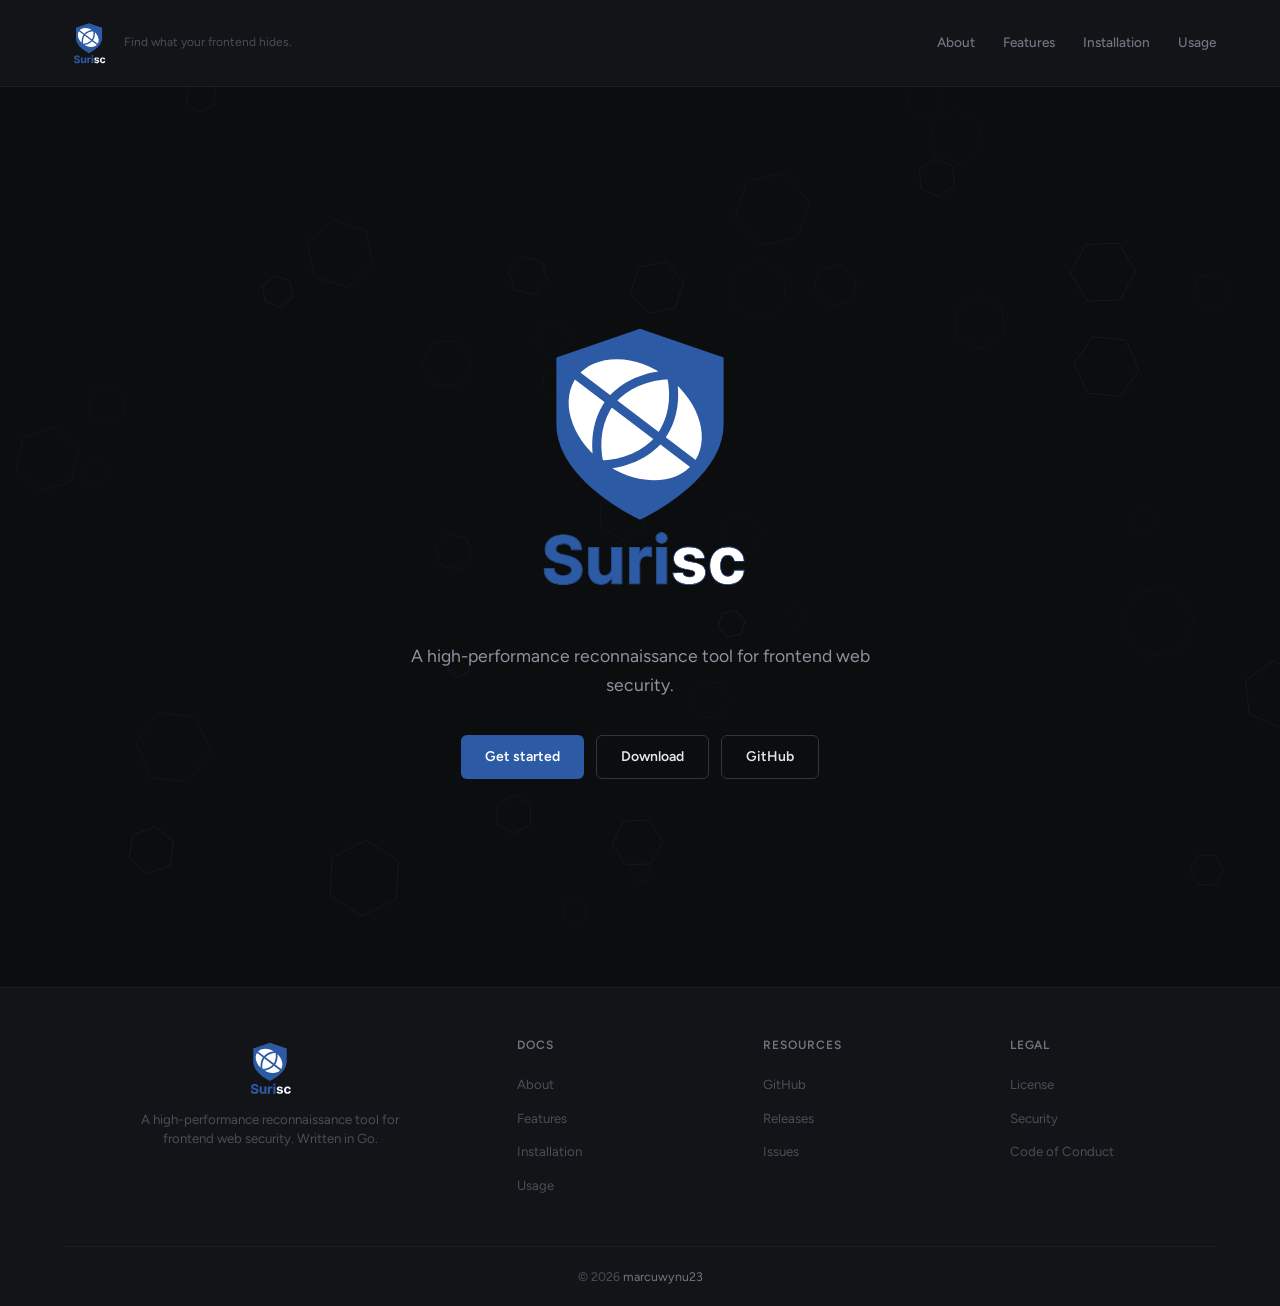
<file: docs/index.html>
<!DOCTYPE html>
<html lang="en">

<head>
  <meta charset="UTF-8">
  <meta name="viewport"
    content="width=device-width, initial-scale=1.0">
  <meta http-equiv="X-UA-Compatible"
    content="IE=edge">
  <meta name="description"
    content="surisc - A high-performance reconnaissance tool that scans JavaScript bundles for leaked API keys, hardcoded credentials, exposed environment variables, and audits frontend security posture.">
  <meta name="keywords"
    content="surisc, reconnaissance, frontend, security, scanner, API key leak, secret detection">
  <meta name="author"
    content="marcuwynu23">
  <meta name="robots"
    content="index, follow">
  <meta name="theme-color"
    content="#121418">
  <meta property="og:type"
    content="website">
  <meta property="og:title"
    content="surisc">
  <meta property="og:description"
    content="A high-performance reconnaissance tool for frontend web security with secret detection, security auditing, and endpoint profiling.">
  <meta property="og:url"
    content="https://github.com/marcuwynu23/surisc">
  <meta property="og:image"
    content="https://raw.githubusercontent.com/marcuwynu23/surisc/main/docs/assets/favicon.svg">
  <meta name="twitter:card"
    content="summary_large_image">
  <title>surisc</title>
  <link rel="canonical"
    href="https://github.com/marcuwynu23/surisc">
  <link rel="preconnect"
    href="https://fonts.googleapis.com">
  <link rel="preconnect"
    href="https://fonts.gstatic.com"
    crossorigin>
  <link href="https://fonts.googleapis.com/css2?family=Figtree:wght@400;500;600;700&display=swap"
    rel="stylesheet">
  <link rel="icon"
    type="image/svg+xml"
    href="assets/favicon.svg">
  <link rel="stylesheet"
    href="css/style.css">
</head>

<body>
  <div class="header-bar">
    <div class="container">
      <div class="logo-wrap">
        <a href="/"><img src="assets/logo.svg"
            alt="surisc"
            class="logo-icon"></a>
        <span class="subtitle">Find what your frontend hides.</span>
      </div>
      <nav>
        <a href="about.html">About</a>
        <a href="features.html">Features</a>
        <a href="installation.html">Installation</a>
        <a href="usage.html">Usage</a>
      </nav>
      <button class="hamburger"
        id="hamburger"
        aria-label="Menu">
        <svg width="22"
          height="22"
          viewBox="0 0 24 24"
          fill="none"
          stroke="currentColor"
          stroke-width="2"
          stroke-linecap="round">
          <line x1="3"
            y1="6"
            x2="21"
            y2="6" />
          <line x1="3"
            y1="12"
            x2="21"
            y2="12" />
          <line x1="3"
            y1="18"
            x2="21"
            y2="18" />
        </svg>
      </button>
    </div>
  </div>
  <div class="drawer-overlay"
    id="drawerOverlay"></div>
  <div class="drawer"
    id="drawer">
    <a href="about.html">About</a>
    <a href="features.html">Features</a>
    <a href="installation.html">Installation</a>
    <a href="usage.html">Usage</a>
  </div>

  <section class="hero"
    id="hero">
    <canvas id="bg-canvas"></canvas>
    <div class="container"
      style="position:relative; z-index:1;">
      <img src="assets/logo.svg"
        alt="surisc"
        class="hero-logo">
      <p>A high-performance reconnaissance tool for frontend web security.</p>
      <div class="hero-actions">
        <a href="installation.html"
          class="btn btn-primary">Get started</a>
        <a href="https://github.com/marcuwynu23/surisc/releases"
          class="btn btn-secondary"
          target="_blank"
          rel="noopener">Download</a>
        <a href="https://github.com/marcuwynu23/surisc"
          class="btn btn-secondary"
          target="_blank"
          rel="noopener">GitHub</a>
      </div>
    </div>
  </section>

  <footer>
    <div class="container">
      <div class="footer-grid">
        <div class="footer-brand">
          <a href="/"
            class="footer-logo-link"><img src="assets/logo.svg"
              alt="surisc"
              class="footer-logo"></a>
          <p>A high-performance reconnaissance tool for frontend web security. Written in Go.</p>
        </div>
        <div>
          <h4>Docs</h4>
          <ul>
            <li><a href="about.html">About</a></li>
            <li><a href="features.html">Features</a></li>
            <li><a href="installation.html">Installation</a></li>
            <li><a href="usage.html">Usage</a></li>
          </ul>
        </div>
        <div>
          <h4>Resources</h4>
          <ul>
            <li><a href="https://github.com/marcuwynu23/surisc"
                target="_blank"
                rel="noopener">GitHub</a></li>
            <li><a href="https://github.com/marcuwynu23/surisc/releases"
                target="_blank"
                rel="noopener">Releases</a></li>
            <li><a href="https://github.com/marcuwynu23/surisc/issues"
                target="_blank"
                rel="noopener">Issues</a></li>
          </ul>
        </div>
        <div>
          <h4>Legal</h4>
          <ul>
            <li><a href="https://github.com/marcuwynu23/surisc/blob/main/LICENSE"
                target="_blank"
                rel="noopener">License</a></li>
            <li><a href="https://github.com/marcuwynu23/surisc/blob/main/SECURITY.md"
                target="_blank"
                rel="noopener">Security</a></li>
            <li><a href="https://github.com/marcuwynu23/surisc/blob/main/CODE_OF_CONDUCT.md"
                target="_blank"
                rel="noopener">Code of Conduct</a></li>
          </ul>
        </div>
      </div>
      <div class="footer-bottom">
        <p>&copy; 2026 <a href="https://github.com/marcuwynu23"
            target="_blank"
            rel="noopener">marcuwynu23</a></p>
      </div>
    </div>
  </footer>
  <script>
    (function () {
      var hamburger = document.getElementById('hamburger');
      var drawer = document.getElementById('drawer');
      var overlay = document.getElementById('drawerOverlay');
      function openDrawer() { drawer.classList.add('open'); overlay.classList.add('open'); overlay.style.display = 'block'; }
      function closeDrawer() { drawer.classList.remove('open'); overlay.classList.remove('open'); setTimeout(function () { overlay.style.display = 'none'; }, 250); }
      if (hamburger) { hamburger.addEventListener('click', openDrawer); }
      if (overlay) { overlay.addEventListener('click', closeDrawer); }
    })();
    (function () {
      var canvas = document.getElementById('bg-canvas');
      var hero = document.getElementById('hero');
      var ctx = canvas.getContext('2d');
      var W, H;
      function resize() {
        var rect = hero.getBoundingClientRect();
        canvas.width = rect.width;
        canvas.height = rect.height;
        W = canvas.width;
        H = canvas.height;
      }
      resize();
      window.addEventListener('resize', resize);

      var hexagons = [];
      var COUNT = 40;
      for (var i = 0; i < COUNT; i++) {
        hexagons.push({
          x: Math.random() * W,
          y: Math.random() * H,
          r: 10 + Math.random() * 30,
          vx: (Math.random() - 0.5) * 0.3,
          vy: -0.2 - Math.random() * 0.4,
          rot: Math.random() * Math.PI * 2,
          vr: (Math.random() - 0.5) * 0.01,
          alpha: 0.1 + Math.random() * 0.3
        });
      }

      function drawHex(cx, cy, r, rot) {
        ctx.beginPath();
        for (var i = 0; i < 6; i++) {
          var angle = rot + i * Math.PI / 3;
          var x = cx + r * Math.cos(angle);
          var y = cy + r * Math.sin(angle);
          if (i === 0) ctx.moveTo(x, y);
          else ctx.lineTo(x, y);
        }
        ctx.closePath();
        ctx.stroke();
      }

      function animate() {
        ctx.clearRect(0, 0, W, H);
        ctx.strokeStyle = '#3b82f6';
        ctx.lineWidth = 1;
        for (var i = 0; i < hexagons.length; i++) {
          var h = hexagons[i];
          h.x += h.vx;
          h.y += h.vy;
          h.rot += h.vr;
          if (h.y + h.r < 0) {
            h.y = H + h.r;
            h.x = Math.random() * W;
          }
          if (h.x + h.r < 0) h.x = W + h.r;
          if (h.x - h.r > W) h.x = -h.r;
          ctx.globalAlpha = h.alpha;
          drawHex(h.x, h.y, h.r, h.rot);
        }
        ctx.globalAlpha = 1;
        requestAnimationFrame(animate);
      }
      animate();
    })();
  </script>
</body>

</html>
</file>
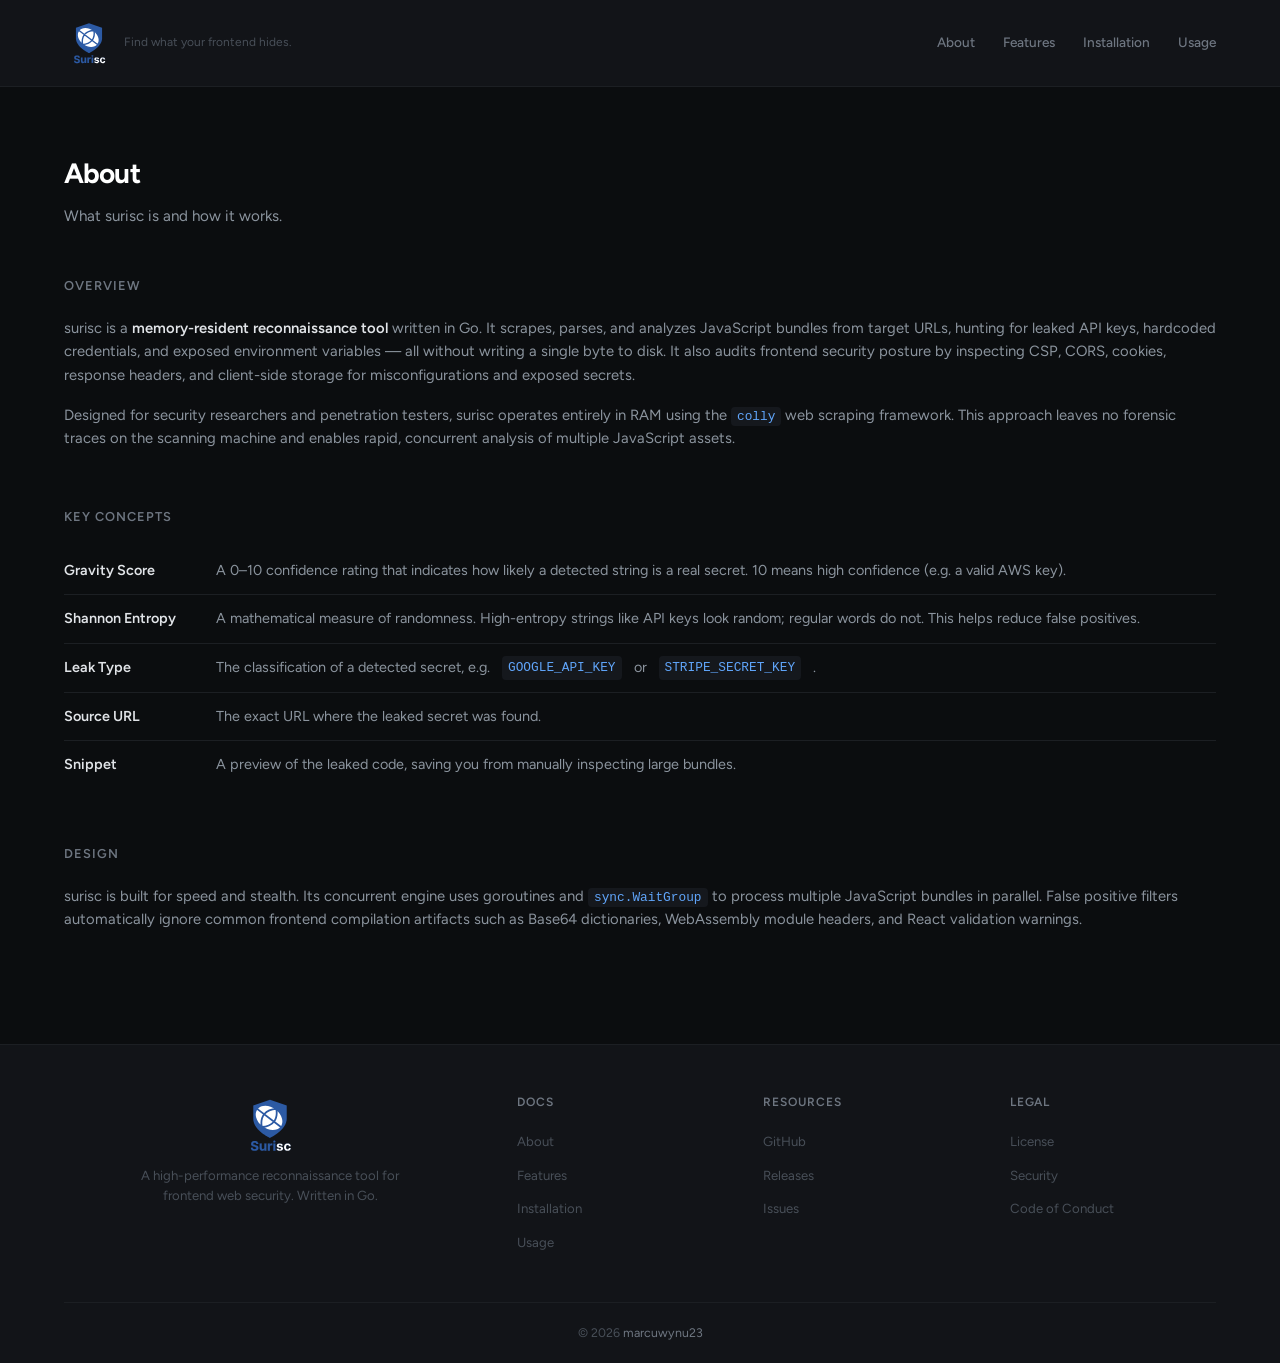
<file: docs/about.html>
<!DOCTYPE html>
<html lang="en">

<head>
  <meta charset="UTF-8">
  <meta name="viewport"
    content="width=device-width, initial-scale=1.0">
  <meta http-equiv="X-UA-Compatible"
    content="IE=edge">
  <meta name="description"
    content="About surisc - a memory-resident reconnaissance tool written in Go that scrapes, parses, and analyzes JavaScript bundles for leaked secrets.">
  <meta name="keywords"
    content="surisc, about, reconnaissance, Go, security tool, JavaScript analysis">
  <meta name="author"
    content="marcuwynu23">
  <meta name="robots"
    content="index, follow">
  <meta name="theme-color"
    content="#121418">
  <meta property="og:type"
    content="website">
  <meta property="og:title"
    content="About · surisc">
  <meta property="og:description"
    content="About surisc - A high-performance reconnaissance tool for frontend web security.">
  <meta property="og:url"
    content="https://github.com/marcuwynu23/surisc">
  <meta property="og:image"
    content="https://raw.githubusercontent.com/marcuwynu23/surisc/main/docs/assets/favicon.svg">
  <meta name="twitter:card"
    content="summary_large_image">
  <title>About · surisc</title>
  <link rel="canonical"
    href="https://github.com/marcuwynu23/surisc">
  <link rel="preconnect"
    href="https://fonts.googleapis.com">
  <link rel="preconnect"
    href="https://fonts.gstatic.com"
    crossorigin>
  <link href="https://fonts.googleapis.com/css2?family=Figtree:wght@400;500;600;700&display=swap"
    rel="stylesheet">
  <link rel="icon"
    type="image/svg+xml"
    href="assets/favicon.svg">
  <link rel="stylesheet"
    href="css/style.css">
</head>

<body>
  <div class="header-bar">
    <div class="container">
      <div class="logo-wrap">
        <a href="/"><img src="assets/logo.svg"
            alt="surisc"
            class="logo-icon"></a>
        <span class="subtitle">Find what your frontend hides.</span>
      </div>
      <nav>
        <a href="about.html">About</a>
        <a href="features.html">Features</a>
        <a href="installation.html">Installation</a>
        <a href="usage.html">Usage</a>
      </nav>
      <button class="hamburger"
        id="hamburger"
        aria-label="Menu">
        <svg width="22"
          height="22"
          viewBox="0 0 24 24"
          fill="none"
          stroke="currentColor"
          stroke-width="2"
          stroke-linecap="round">
          <line x1="3"
            y1="6"
            x2="21"
            y2="6" />
          <line x1="3"
            y1="12"
            x2="21"
            y2="12" />
          <line x1="3"
            y1="18"
            x2="21"
            y2="18" />
        </svg>
      </button>
    </div>
  </div>
  <div class="drawer-overlay"
    id="drawerOverlay"></div>
  <div class="drawer"
    id="drawer">
    <a href="about.html">About</a>
    <a href="features.html">Features</a>
    <a href="installation.html">Installation</a>
    <a href="usage.html">Usage</a>
  </div>

  <div class="page">
    <div class="container">
      <div class="page-header">
        <h1>About</h1>
        <p>What surisc is and how it works.</p>
      </div>

      <section>
        <h2>Overview</h2>
        <p>
          surisc is a <strong>memory-resident reconnaissance tool</strong> written in Go. It scrapes, parses, and
          analyzes JavaScript bundles from target URLs, hunting for leaked API keys, hardcoded credentials,
          and exposed environment variables — all without writing a single byte to disk. It also audits
          frontend security posture by inspecting CSP, CORS, cookies, response headers, and client-side
          storage for misconfigurations and exposed secrets.
        </p>
        <p>
          Designed for security researchers and penetration testers, surisc operates entirely in RAM using
          the <code>colly</code> web scraping framework. This approach leaves no forensic traces on the
          scanning machine and enables rapid, concurrent analysis of multiple JavaScript assets.
        </p>
      </section>

      <section>
        <h2>Key concepts</h2>
        <ul class="desc-list">
          <li><strong>Gravity Score</strong> A 0–10 confidence rating that indicates how likely a detected string is a
            real secret. 10 means high confidence (e.g. a valid AWS key).</li>
          <li><strong>Shannon Entropy</strong> A mathematical measure of randomness. High-entropy strings like API keys
            look random; regular words do not. This helps reduce false positives.</li>
          <li><strong>Leak Type</strong> The classification of a detected secret, e.g. <code>GOOGLE_API_KEY</code> or
            <code>STRIPE_SECRET_KEY</code>.
          </li>
          <li><strong>Source URL</strong> The exact URL where the leaked secret was found.</li>
          <li><strong>Snippet</strong> A preview of the leaked code, saving you from manually inspecting large bundles.
          </li>
        </ul>
      </section>

      <section>
        <h2>Design</h2>
        <p>
          surisc is built for speed and stealth. Its concurrent engine uses goroutines and <code>sync.WaitGroup</code>
          to process multiple JavaScript bundles in parallel. False positive filters automatically ignore common
          frontend compilation artifacts such as Base64 dictionaries, WebAssembly module headers, and React
          validation warnings.
        </p>
      </section>
    </div>
  </div>

  <footer>
    <div class="container">
      <div class="footer-grid">
        <div class="footer-brand">
          <a href="/"
            class="footer-logo-link"><img src="assets/logo.svg"
              alt="surisc"
              class="footer-logo"></a>
          <p>A high-performance reconnaissance tool for frontend web security. Written in Go.</p>
        </div>
        <div>
          <h4>Docs</h4>
          <ul>
            <li><a href="about.html">About</a></li>
            <li><a href="features.html">Features</a></li>
            <li><a href="installation.html">Installation</a></li>
            <li><a href="usage.html">Usage</a></li>
          </ul>
        </div>
        <div>
          <h4>Resources</h4>
          <ul>
            <li><a href="https://github.com/marcuwynu23/surisc"
                target="_blank"
                rel="noopener">GitHub</a></li>
            <li><a href="https://github.com/marcuwynu23/surisc/releases"
                target="_blank"
                rel="noopener">Releases</a></li>
            <li><a href="https://github.com/marcuwynu23/surisc/issues"
                target="_blank"
                rel="noopener">Issues</a></li>
          </ul>
        </div>
        <div>
          <h4>Legal</h4>
          <ul>
            <li><a href="https://github.com/marcuwynu23/surisc/blob/main/LICENSE"
                target="_blank"
                rel="noopener">License</a></li>
            <li><a href="https://github.com/marcuwynu23/surisc/blob/main/SECURITY.md"
                target="_blank"
                rel="noopener">Security</a></li>
            <li><a href="https://github.com/marcuwynu23/surisc/blob/main/CODE_OF_CONDUCT.md"
                target="_blank"
                rel="noopener">Code of Conduct</a></li>
          </ul>
        </div>
      </div>
      <div class="footer-bottom">
        <p>&copy; 2026 <a href="https://github.com/marcuwynu23"
            target="_blank"
            rel="noopener">marcuwynu23</a></p>
      </div>
    </div>
  </footer>
  <script>
    (function () {
      var h = document.getElementById('hamburger');
      var d = document.getElementById('drawer');
      var o = document.getElementById('drawerOverlay');
      function open() { d.classList.add('open'); o.classList.add('open'); o.style.display = 'block'; }
      function close() { d.classList.remove('open'); o.classList.remove('open'); setTimeout(function () { o.style.display = 'none'; }, 250); }
      if (h) h.addEventListener('click', open);
      if (o) o.addEventListener('click', close);
    })();
  </script>
</body>

</html>
</file>
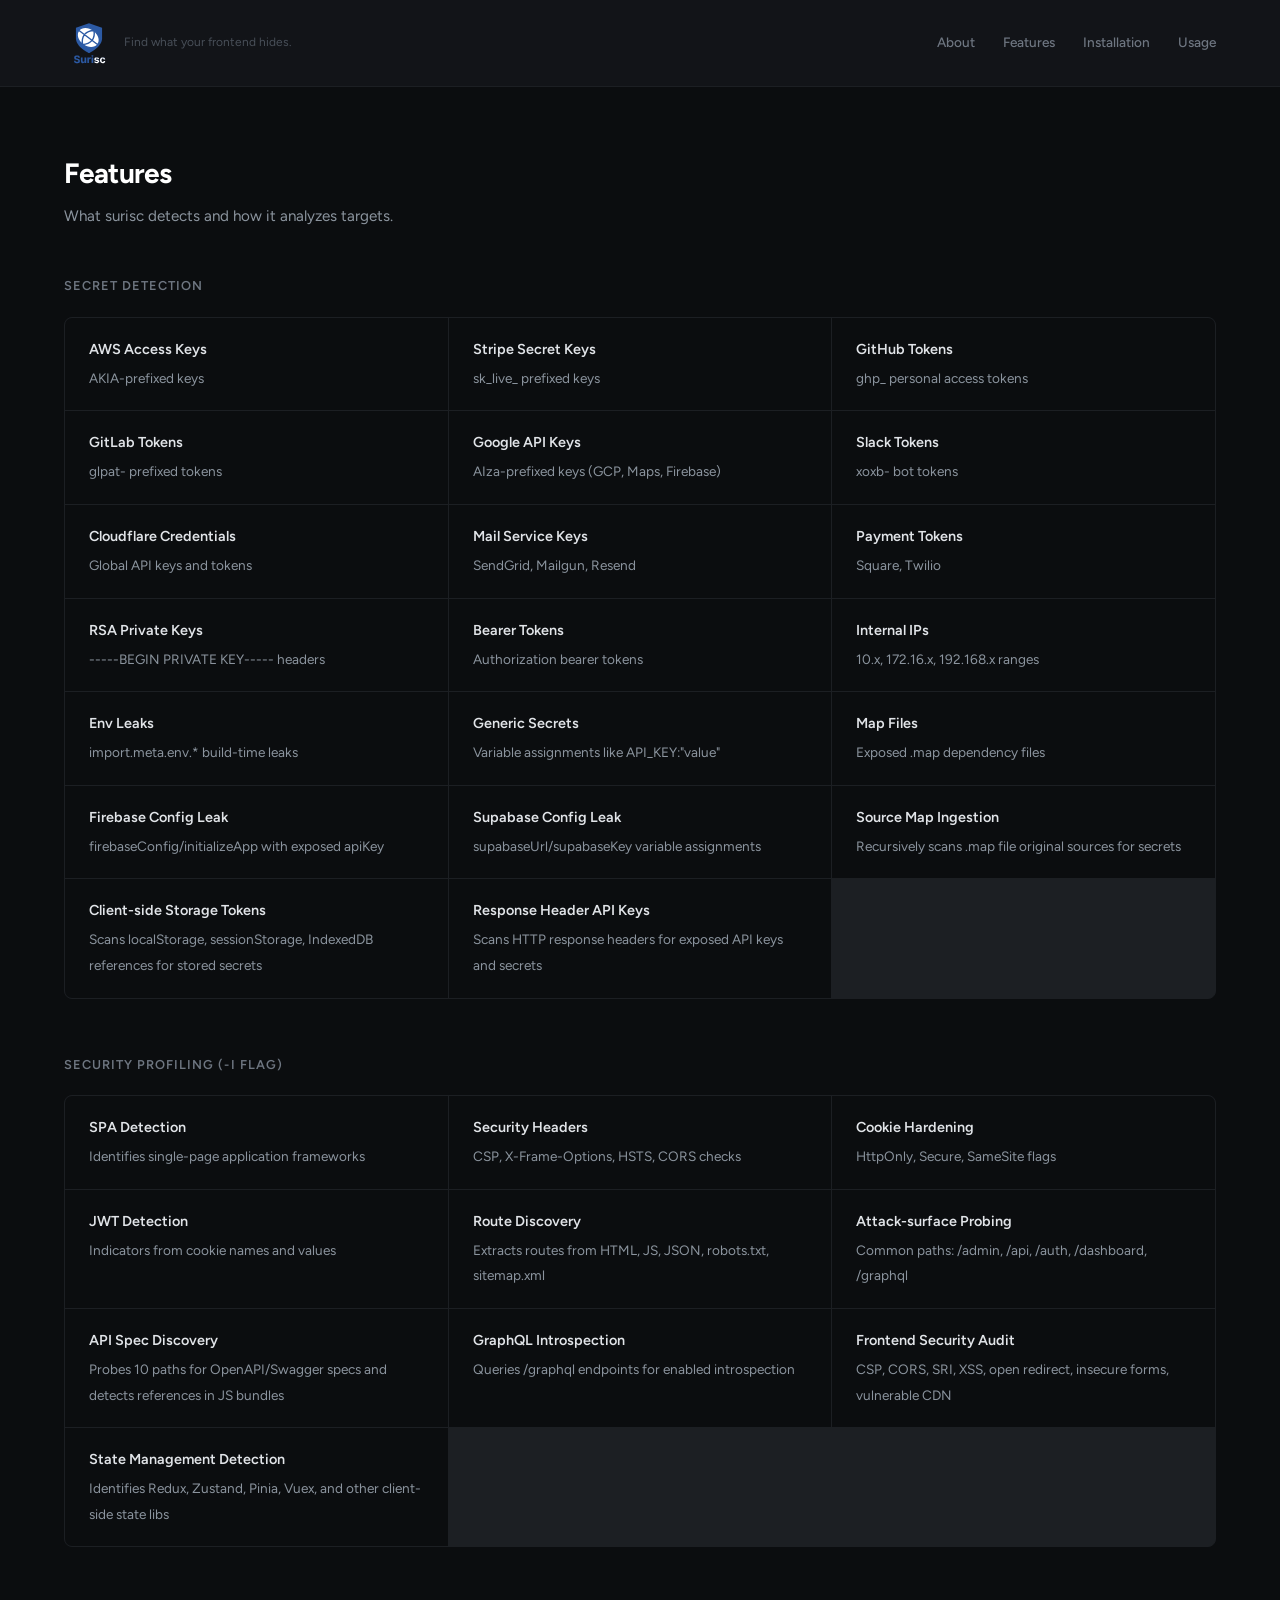
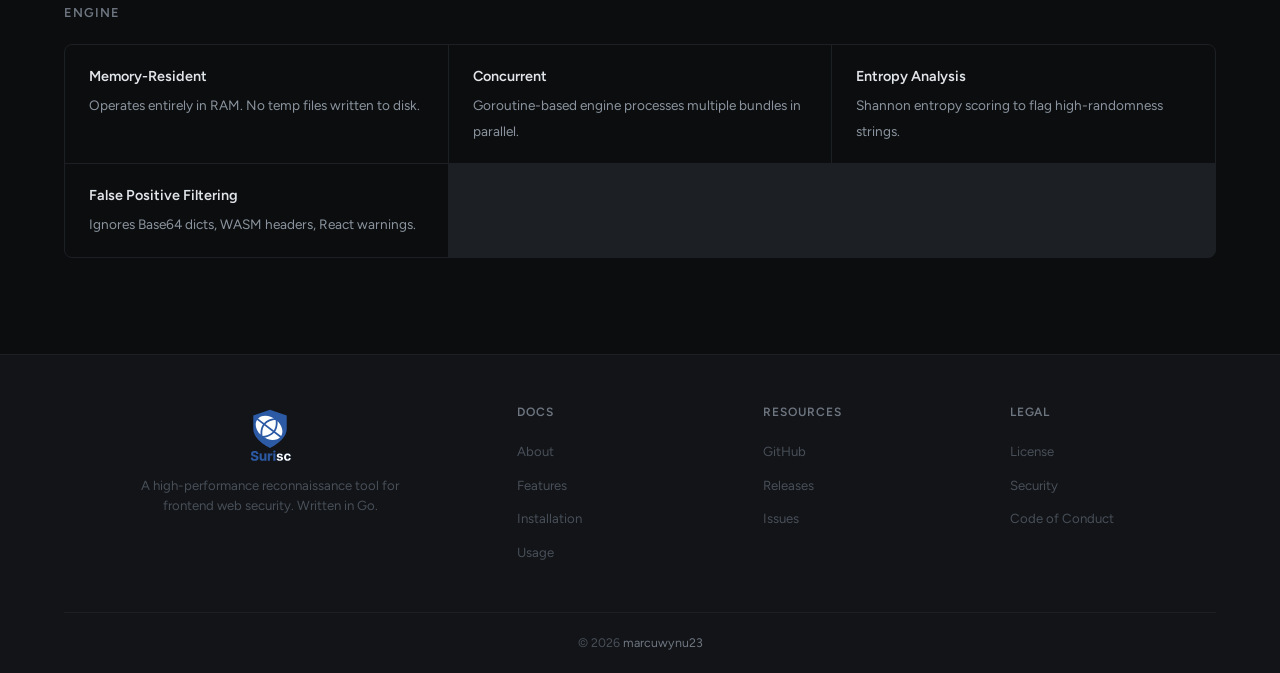
<file: docs/features.html>
<!DOCTYPE html>
<html lang="en">

<head>
  <meta charset="UTF-8">
  <meta name="viewport"
    content="width=device-width, initial-scale=1.0">
  <meta http-equiv="X-UA-Compatible"
    content="IE=edge">
  <meta name="description"
    content="surisc features - secret detection for AWS keys, Stripe tokens, GitHub tokens, plus security profiling with entropy analysis and false positive filtering.">
  <meta name="keywords"
    content="surisc, features, secret detection, security profiling, entropy analysis, pattern matching">
  <meta name="author"
    content="marcuwynu23">
  <meta name="robots"
    content="index, follow">
  <meta name="theme-color"
    content="#121418">
  <meta property="og:type"
    content="website">
  <meta property="og:title"
    content="Features · surisc">
  <meta property="og:description"
    content="surisc features - pattern matching, entropy analysis, security profiling.">
  <meta property="og:url"
    content="https://github.com/marcuwynu23/surisc">
  <meta property="og:image"
    content="https://raw.githubusercontent.com/marcuwynu23/surisc/main/docs/assets/favicon.svg">
  <meta name="twitter:card"
    content="summary_large_image">
  <title>Features · surisc</title>
  <link rel="canonical"
    href="https://github.com/marcuwynu23/surisc">
  <link rel="preconnect"
    href="https://fonts.googleapis.com">
  <link rel="preconnect"
    href="https://fonts.gstatic.com"
    crossorigin>
  <link href="https://fonts.googleapis.com/css2?family=Figtree:wght@400;500;600;700&display=swap"
    rel="stylesheet">
  <link rel="icon"
    type="image/svg+xml"
    href="assets/favicon.svg">
  <link rel="stylesheet"
    href="css/style.css">
</head>

<body>
  <div class="header-bar">
    <div class="container">
      <div class="logo-wrap">
        <a href="/"><img src="assets/logo.svg"
            alt="surisc"
            class="logo-icon"></a>
        <span class="subtitle">Find what your frontend hides.</span>
      </div>
      <nav>
        <a href="about.html">About</a>
        <a href="features.html">Features</a>
        <a href="installation.html">Installation</a>
        <a href="usage.html">Usage</a>
      </nav>
      <button class="hamburger"
        id="hamburger"
        aria-label="Menu">
        <svg width="22"
          height="22"
          viewBox="0 0 24 24"
          fill="none"
          stroke="currentColor"
          stroke-width="2"
          stroke-linecap="round">
          <line x1="3"
            y1="6"
            x2="21"
            y2="6" />
          <line x1="3"
            y1="12"
            x2="21"
            y2="12" />
          <line x1="3"
            y1="18"
            x2="21"
            y2="18" />
        </svg>
      </button>
    </div>
  </div>
  <div class="drawer-overlay"
    id="drawerOverlay"></div>
  <div class="drawer"
    id="drawer">
    <a href="about.html">About</a>
    <a href="features.html">Features</a>
    <a href="installation.html">Installation</a>
    <a href="usage.html">Usage</a>
  </div>

  <div class="page">
    <div class="container">
      <div class="page-header">
        <h1>Features</h1>
        <p>What surisc detects and how it analyzes targets.</p>
      </div>

      <section>
        <h2>Secret detection</h2>
        <div class="feature-list">
          <div class="item"><strong>AWS Access Keys</strong><span>AKIA-prefixed keys</span></div>
          <div class="item"><strong>Stripe Secret Keys</strong><span>sk_live_ prefixed keys</span></div>
          <div class="item"><strong>GitHub Tokens</strong><span>ghp_ personal access tokens</span></div>
          <div class="item"><strong>GitLab Tokens</strong><span>glpat- prefixed tokens</span></div>
          <div class="item"><strong>Google API Keys</strong><span>AIza-prefixed keys (GCP, Maps, Firebase)</span></div>
          <div class="item"><strong>Slack Tokens</strong><span>xoxb- bot tokens</span></div>
          <div class="item"><strong>Cloudflare Credentials</strong><span>Global API keys and tokens</span></div>
          <div class="item"><strong>Mail Service Keys</strong><span>SendGrid, Mailgun, Resend</span></div>
          <div class="item"><strong>Payment Tokens</strong><span>Square, Twilio</span></div>
          <div class="item"><strong>RSA Private Keys</strong><span>-----BEGIN PRIVATE KEY----- headers</span></div>
          <div class="item"><strong>Bearer Tokens</strong><span>Authorization bearer tokens</span></div>
          <div class="item"><strong>Internal IPs</strong><span>10.x, 172.16.x, 192.168.x ranges</span></div>
          <div class="item"><strong>Env Leaks</strong><span>import.meta.env.* build-time leaks</span></div>
          <div class="item"><strong>Generic Secrets</strong><span>Variable assignments like API_KEY:"value"</span></div>
          <div class="item"><strong>Map Files</strong><span>Exposed .map dependency files</span></div>
          <div class="item"><strong>Firebase Config Leak</strong><span>firebaseConfig/initializeApp with exposed apiKey</span></div>
          <div class="item"><strong>Supabase Config Leak</strong><span>supabaseUrl/supabaseKey variable assignments</span></div>
          <div class="item"><strong>Source Map Ingestion</strong><span>Recursively scans .map file original sources for secrets</span></div>
          <div class="item"><strong>Client-side Storage Tokens</strong><span>Scans localStorage, sessionStorage, IndexedDB references for stored secrets</span></div>
          <div class="item"><strong>Response Header API Keys</strong><span>Scans HTTP response headers for exposed API keys and secrets</span></div>
        </div>
      </section>

      <section>
        <h2>Security profiling (-i flag)</h2>
        <div class="feature-list">
          <div class="item"><strong>SPA Detection</strong><span>Identifies single-page application frameworks</span>
          </div>
          <div class="item"><strong>Security Headers</strong><span>CSP, X-Frame-Options, HSTS, CORS checks</span></div>
          <div class="item"><strong>Cookie Hardening</strong><span>HttpOnly, Secure, SameSite flags</span></div>
          <div class="item"><strong>JWT Detection</strong><span>Indicators from cookie names and values</span></div>
          <div class="item"><strong>Route Discovery</strong><span>Extracts routes from HTML, JS, JSON, robots.txt,
              sitemap.xml</span></div>
          <div class="item"><strong>Attack-surface Probing</strong><span>Common paths: /admin, /api, /auth, /dashboard,
              /graphql</span></div>
          <div class="item"><strong>API Spec Discovery</strong><span>Probes 10 paths for OpenAPI/Swagger specs and detects
              references in JS bundles</span></div>
          <div class="item"><strong>GraphQL Introspection</strong><span>Queries /graphql endpoints for enabled
              introspection</span></div>
          <div class="item"><strong>Frontend Security Audit</strong><span>CSP, CORS, SRI, XSS, open redirect, insecure forms, vulnerable CDN</span></div>
          <div class="item"><strong>State Management Detection</strong><span>Identifies Redux, Zustand, Pinia, Vuex, and other client-side state libs</span></div>
        </div>
      </section>

      <section>
        <h2>Engine</h2>
        <div class="feature-list">
          <div class="item"><strong>Memory-Resident</strong><span>Operates entirely in RAM. No temp files written to
              disk.</span></div>
          <div class="item"><strong>Concurrent</strong><span>Goroutine-based engine processes multiple bundles in
              parallel.</span></div>
          <div class="item"><strong>Entropy Analysis</strong><span>Shannon entropy scoring to flag high-randomness
              strings.</span></div>
          <div class="item"><strong>False Positive Filtering</strong><span>Ignores Base64 dicts, WASM headers, React
              warnings.</span></div>
        </div>
      </section>
    </div>
  </div>

  <footer>
    <div class="container">
      <div class="footer-grid">
        <div class="footer-brand">
          <a href="/"
            class="footer-logo-link"><img src="assets/logo.svg"
              alt="surisc"
              class="footer-logo"></a>
          <p>A high-performance reconnaissance tool for frontend web security. Written in Go.</p>
        </div>
        <div>
          <h4>Docs</h4>
          <ul>
            <li><a href="about.html">About</a></li>
            <li><a href="features.html">Features</a></li>
            <li><a href="installation.html">Installation</a></li>
            <li><a href="usage.html">Usage</a></li>
          </ul>
        </div>
        <div>
          <h4>Resources</h4>
          <ul>
            <li><a href="https://github.com/marcuwynu23/surisc"
                target="_blank"
                rel="noopener">GitHub</a></li>
            <li><a href="https://github.com/marcuwynu23/surisc/releases"
                target="_blank"
                rel="noopener">Releases</a></li>
            <li><a href="https://github.com/marcuwynu23/surisc/issues"
                target="_blank"
                rel="noopener">Issues</a></li>
          </ul>
        </div>
        <div>
          <h4>Legal</h4>
          <ul>
            <li><a href="https://github.com/marcuwynu23/surisc/blob/main/LICENSE"
                target="_blank"
                rel="noopener">License</a></li>
            <li><a href="https://github.com/marcuwynu23/surisc/blob/main/SECURITY.md"
                target="_blank"
                rel="noopener">Security</a></li>
            <li><a href="https://github.com/marcuwynu23/surisc/blob/main/CODE_OF_CONDUCT.md"
                target="_blank"
                rel="noopener">Code of Conduct</a></li>
          </ul>
        </div>
      </div>
      <div class="footer-bottom">
        <p>&copy; 2026 <a href="https://github.com/marcuwynu23"
            target="_blank"
            rel="noopener">marcuwynu23</a></p>
      </div>
    </div>
  </footer>
  <script>
    (function () {
      var h = document.getElementById('hamburger');
      var d = document.getElementById('drawer');
      var o = document.getElementById('drawerOverlay');
      function open() { d.classList.add('open'); o.classList.add('open'); o.style.display = 'block'; }
      function close() { d.classList.remove('open'); o.classList.remove('open'); setTimeout(function () { o.style.display = 'none'; }, 250); }
      if (h) h.addEventListener('click', open);
      if (o) o.addEventListener('click', close);
    })();
  </script>
</body>

</html>
</file>
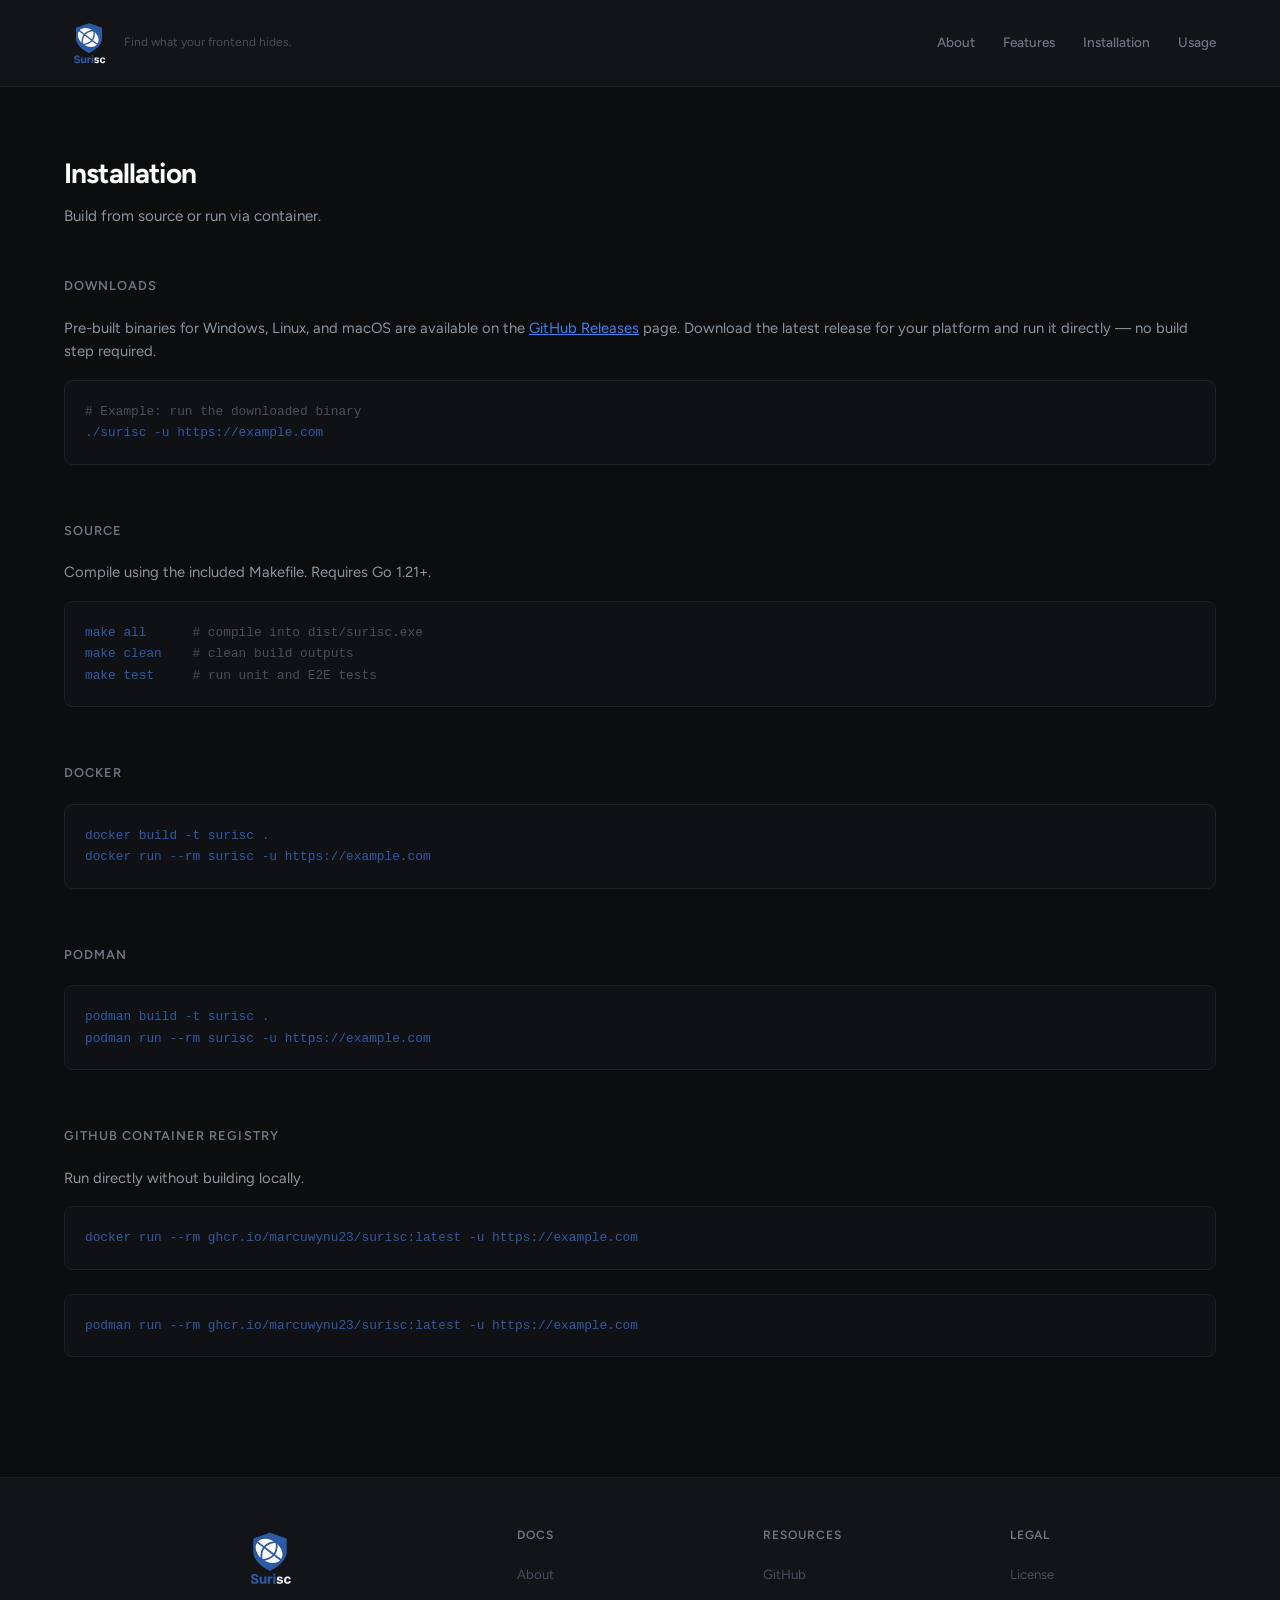
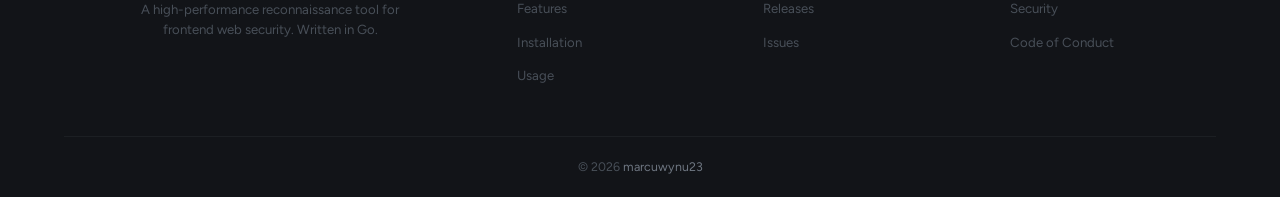
<file: docs/installation.html>
<!DOCTYPE html>
<html lang="en">

<head>
  <meta charset="UTF-8">
  <meta name="viewport"
    content="width=device-width, initial-scale=1.0">
  <meta http-equiv="X-UA-Compatible"
    content="IE=edge">
  <meta name="description"
    content="Install surisc - build from source with Go, or run via Docker, Podman, or GitHub Container Registry. Pre-built binaries available for Windows, Linux, and macOS.">
  <meta name="keywords"
    content="surisc, install, Docker, Podman, GitHub Container Registry, build from source">
  <meta name="author"
    content="marcuwynu23">
  <meta name="robots"
    content="index, follow">
  <meta name="theme-color"
    content="#121418">
  <meta property="og:type"
    content="website">
  <meta property="og:title"
    content="Install · surisc">
  <meta property="og:description"
    content="Install surisc - build from source, Docker, Podman, or GitHub Container Registry.">
  <meta property="og:url"
    content="https://github.com/marcuwynu23/surisc">
  <meta property="og:image"
    content="https://raw.githubusercontent.com/marcuwynu23/surisc/main/docs/assets/favicon.svg">
  <meta name="twitter:card"
    content="summary_large_image">
  <title>Install · surisc</title>
  <link rel="canonical"
    href="https://github.com/marcuwynu23/surisc">
  <link rel="preconnect"
    href="https://fonts.googleapis.com">
  <link rel="preconnect"
    href="https://fonts.gstatic.com"
    crossorigin>
  <link href="https://fonts.googleapis.com/css2?family=Figtree:wght@400;500;600;700&display=swap"
    rel="stylesheet">
  <link rel="icon"
    type="image/svg+xml"
    href="assets/favicon.svg">
  <link rel="stylesheet"
    href="css/style.css">
</head>

<body>
  <div class="header-bar">
    <div class="container">
      <div class="logo-wrap">
        <a href="/"><img src="assets/logo.svg"
            alt="surisc"
            class="logo-icon"></a>
        <span class="subtitle">Find what your frontend hides.</span>
      </div>
      <nav>
        <a href="about.html">About</a>
        <a href="features.html">Features</a>
        <a href="installation.html">Installation</a>
        <a href="usage.html">Usage</a>
      </nav>
      <button class="hamburger"
        id="hamburger"
        aria-label="Menu">
        <svg width="22"
          height="22"
          viewBox="0 0 24 24"
          fill="none"
          stroke="currentColor"
          stroke-width="2"
          stroke-linecap="round">
          <line x1="3"
            y1="6"
            x2="21"
            y2="6" />
          <line x1="3"
            y1="12"
            x2="21"
            y2="12" />
          <line x1="3"
            y1="18"
            x2="21"
            y2="18" />
        </svg>
      </button>
    </div>
  </div>
  <div class="drawer-overlay"
    id="drawerOverlay"></div>
  <div class="drawer"
    id="drawer">
    <a href="about.html">About</a>
    <a href="features.html">Features</a>
    <a href="installation.html">Installation</a>
    <a href="usage.html">Usage</a>
  </div>

  <div class="page">
    <div class="container">
      <div class="page-header">
        <h1>Installation</h1>
        <p>Build from source or run via container.</p>
      </div>

      <section>
        <h2>Downloads</h2>
        <p>Pre-built binaries for Windows, Linux, and macOS are available on the <a
            href="https://github.com/marcuwynu23/surisc/releases"
            target="_blank"
            rel="noopener"
            style="color:#3b82f6;">GitHub Releases</a> page. Download the latest release for your platform and run it
          directly — no build step required.</p>
        <pre><code><span class="comment"># Example: run the downloaded binary</span>
<span class="cmd">./surisc -u https://example.com</span></code></pre>
      </section>

      <section>
        <h2>Source</h2>
        <p>Compile using the included Makefile. Requires Go 1.21+.</p>
        <pre><code><span class="cmd">make all</span>      <span class="comment"># compile into dist/surisc.exe</span>
<span class="cmd">make clean</span>    <span class="comment"># clean build outputs</span>
<span class="cmd">make test</span>     <span class="comment"># run unit and E2E tests</span></code></pre>
      </section>

      <section>
        <h2>Docker</h2>
        <pre><code><span class="cmd">docker build -t surisc .</span>
<span class="cmd">docker run --rm surisc -u https://example.com</span></code></pre>
      </section>

      <section>
        <h2>Podman</h2>
        <pre><code><span class="cmd">podman build -t surisc .</span>
<span class="cmd">podman run --rm surisc -u https://example.com</span></code></pre>
      </section>

      <section>
        <h2>GitHub Container Registry</h2>
        <p>Run directly without building locally.</p>
        <pre><code><span class="cmd">docker run --rm ghcr.io/marcuwynu23/surisc:latest -u https://example.com</span></code></pre>
        <pre><code><span class="cmd">podman run --rm ghcr.io/marcuwynu23/surisc:latest -u https://example.com</span></code></pre>
      </section>
    </div>
  </div>

  <footer>
    <div class="container">
      <div class="footer-grid">
        <div class="footer-brand">
          <a href="/"
            class="footer-logo-link"><img src="assets/logo.svg"
              alt="surisc"
              class="footer-logo"></a>
          <p>A high-performance reconnaissance tool for frontend web security. Written in Go.</p>
        </div>
        <div>
          <h4>Docs</h4>
          <ul>
            <li><a href="about.html">About</a></li>
            <li><a href="features.html">Features</a></li>
            <li><a href="installation.html">Installation</a></li>
            <li><a href="usage.html">Usage</a></li>
          </ul>
        </div>
        <div>
          <h4>Resources</h4>
          <ul>
            <li><a href="https://github.com/marcuwynu23/surisc"
                target="_blank"
                rel="noopener">GitHub</a></li>
            <li><a href="https://github.com/marcuwynu23/surisc/releases"
                target="_blank"
                rel="noopener">Releases</a></li>
            <li><a href="https://github.com/marcuwynu23/surisc/issues"
                target="_blank"
                rel="noopener">Issues</a></li>
          </ul>
        </div>
        <div>
          <h4>Legal</h4>
          <ul>
            <li><a href="https://github.com/marcuwynu23/surisc/blob/main/LICENSE"
                target="_blank"
                rel="noopener">License</a></li>
            <li><a href="https://github.com/marcuwynu23/surisc/blob/main/SECURITY.md"
                target="_blank"
                rel="noopener">Security</a></li>
            <li><a href="https://github.com/marcuwynu23/surisc/blob/main/CODE_OF_CONDUCT.md"
                target="_blank"
                rel="noopener">Code of Conduct</a></li>
          </ul>
        </div>
      </div>
      <div class="footer-bottom">
        <p>&copy; 2026 <a href="https://github.com/marcuwynu23"
            target="_blank"
            rel="noopener">marcuwynu23</a></p>
      </div>
    </div>
  </footer>
  <script>
    (function () {
      var h = document.getElementById('hamburger');
      var d = document.getElementById('drawer');
      var o = document.getElementById('drawerOverlay');
      function open() { d.classList.add('open'); o.classList.add('open'); o.style.display = 'block'; }
      function close() { d.classList.remove('open'); o.classList.remove('open'); setTimeout(function () { o.style.display = 'none'; }, 250); }
      if (h) h.addEventListener('click', open);
      if (o) o.addEventListener('click', close);
    })();
  </script>
</body>

</html>
</file>
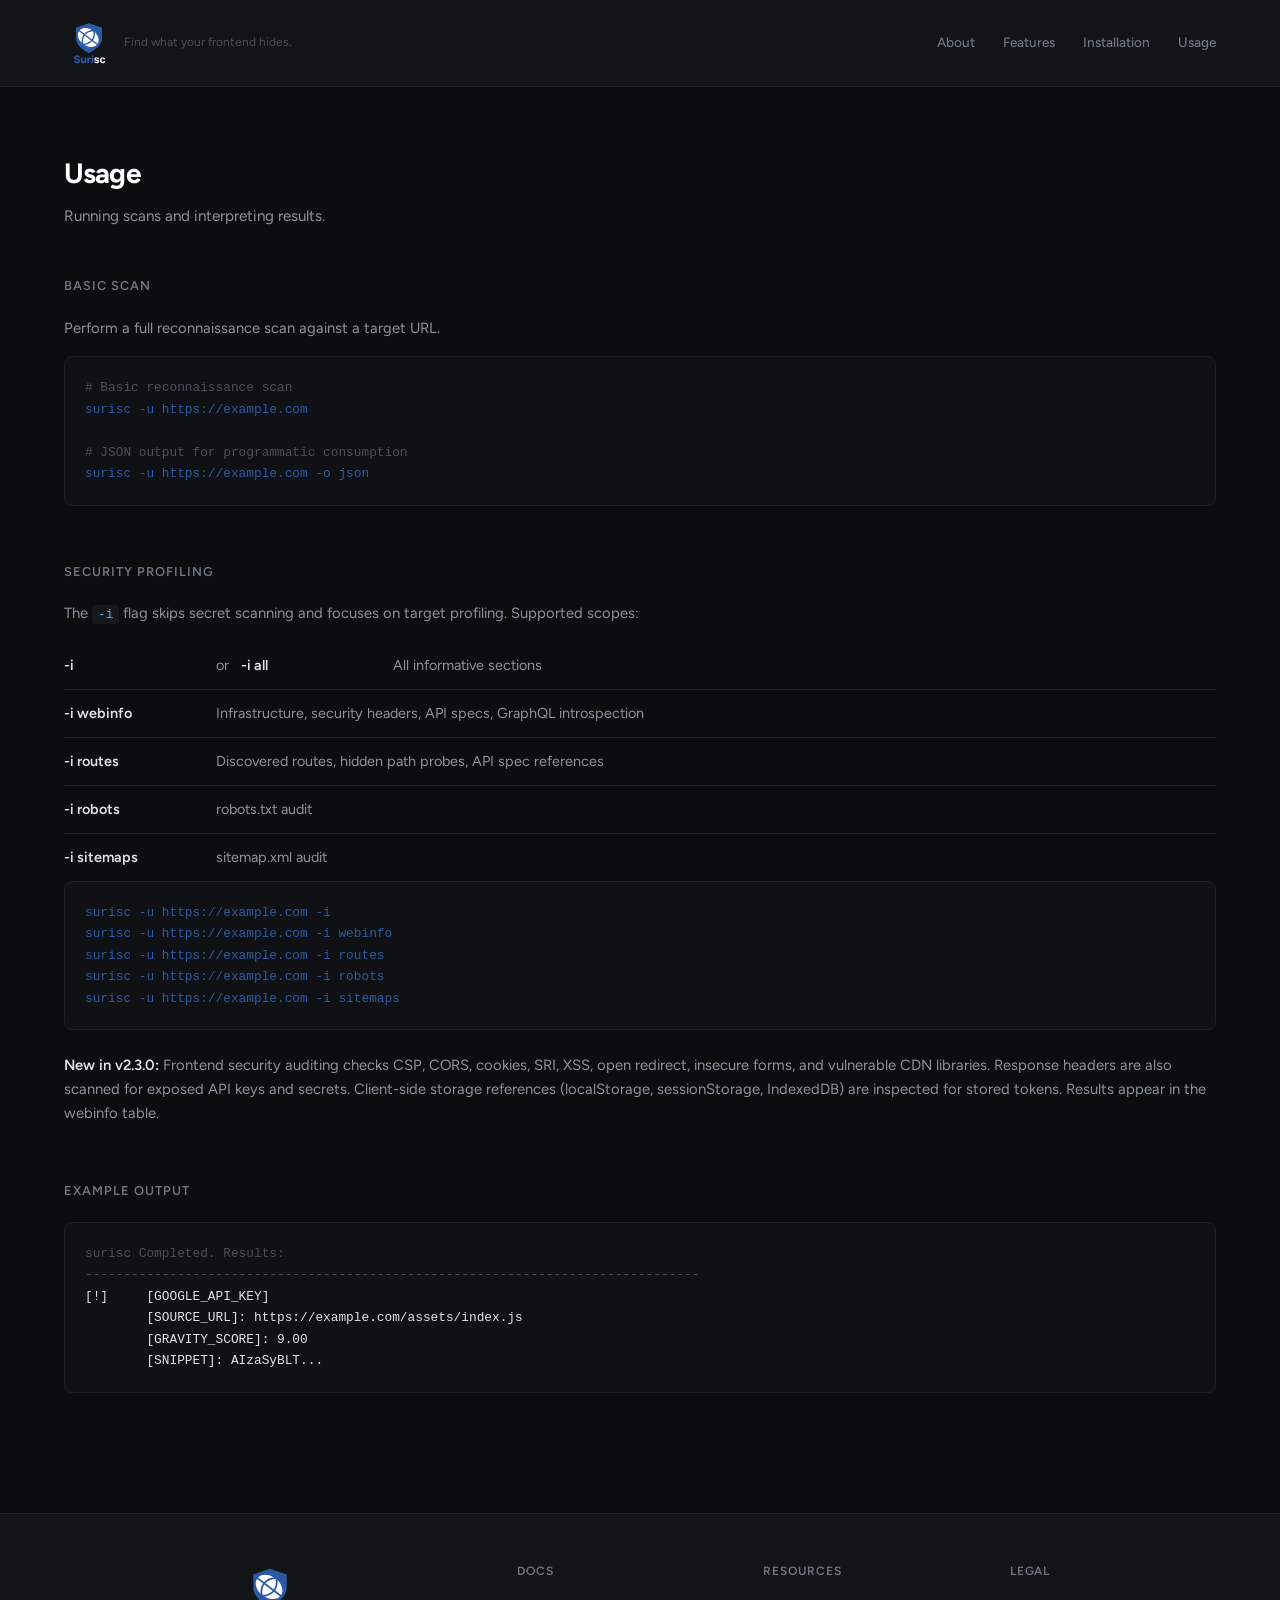
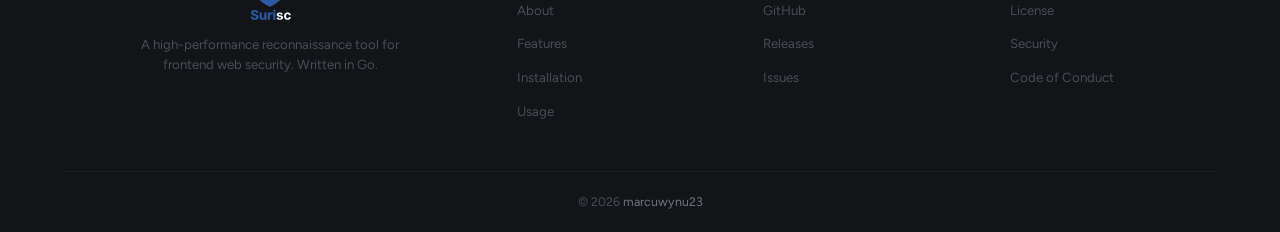
<file: docs/usage.html>
<!DOCTYPE html>
<html lang="en">

<head>
  <meta charset="UTF-8">
  <meta name="viewport"
    content="width=device-width, initial-scale=1.0">
  <meta http-equiv="X-UA-Compatible"
    content="IE=edge">
  <meta name="description"
    content="surisc usage guide - basic scanning, security profiling with -i flag, and JSON output for programmatic consumption.">
  <meta name="keywords"
    content="surisc, usage, scan, security profiling, JSON output, reconnaissance">
  <meta name="author"
    content="marcuwynu23">
  <meta name="robots"
    content="index, follow">
  <meta name="theme-color"
    content="#121418">
  <meta property="og:type"
    content="website">
  <meta property="og:title"
    content="Usage · surisc">
  <meta property="og:description"
    content="surisc usage guide - basic scanning, security profiling, JSON output.">
  <meta property="og:url"
    content="https://github.com/marcuwynu23/surisc">
  <meta property="og:image"
    content="https://raw.githubusercontent.com/marcuwynu23/surisc/main/docs/assets/favicon.svg">
  <meta name="twitter:card"
    content="summary_large_image">
  <title>Usage · surisc</title>
  <link rel="canonical"
    href="https://github.com/marcuwynu23/surisc">
  <link rel="preconnect"
    href="https://fonts.googleapis.com">
  <link rel="preconnect"
    href="https://fonts.gstatic.com"
    crossorigin>
  <link href="https://fonts.googleapis.com/css2?family=Figtree:wght@400;500;600;700&display=swap"
    rel="stylesheet">
  <link rel="icon"
    type="image/svg+xml"
    href="assets/favicon.svg">
  <link rel="stylesheet"
    href="css/style.css">
</head>

<body>
  <div class="header-bar">
    <div class="container">
      <div class="logo-wrap">
        <a href="/"><img src="assets/logo.svg"
            alt="surisc"
            class="logo-icon"></a>
        <span class="subtitle">Find what your frontend hides.</span>
      </div>
      <nav>
        <a href="about.html">About</a>
        <a href="features.html">Features</a>
        <a href="installation.html">Installation</a>
        <a href="usage.html">Usage</a>
      </nav>
      <button class="hamburger"
        id="hamburger"
        aria-label="Menu">
        <svg width="22"
          height="22"
          viewBox="0 0 24 24"
          fill="none"
          stroke="currentColor"
          stroke-width="2"
          stroke-linecap="round">
          <line x1="3"
            y1="6"
            x2="21"
            y2="6" />
          <line x1="3"
            y1="12"
            x2="21"
            y2="12" />
          <line x1="3"
            y1="18"
            x2="21"
            y2="18" />
        </svg>
      </button>
    </div>
  </div>
  <div class="drawer-overlay"
    id="drawerOverlay"></div>
  <div class="drawer"
    id="drawer">
    <a href="about.html">About</a>
    <a href="features.html">Features</a>
    <a href="installation.html">Installation</a>
    <a href="usage.html">Usage</a>
  </div>

  <div class="page">
    <div class="container">
      <div class="page-header">
        <h1>Usage</h1>
        <p>Running scans and interpreting results.</p>
      </div>

      <section>
        <h2>Basic scan</h2>
        <p>Perform a full reconnaissance scan against a target URL.</p>
        <pre><code><span class="comment"># Basic reconnaissance scan</span>
<span class="cmd">surisc -u https://example.com</span>

<span class="comment"># JSON output for programmatic consumption</span>
<span class="cmd">surisc -u https://example.com -o json</span></code></pre>
      </section>

      <section>
        <h2>Security profiling</h2>
        <p>The <code>-i</code> flag skips secret scanning and focuses on target profiling. Supported scopes:</p>
        <ul class="desc-list">
          <li><strong>-i</strong> or <strong>-i all</strong> All informative sections</li>
          <li><strong>-i webinfo</strong> Infrastructure, security headers, API specs, GraphQL introspection</li>
          <li><strong>-i routes</strong> Discovered routes, hidden path probes, API spec references</li>
          <li><strong>-i robots</strong> robots.txt audit</li>
          <li><strong>-i sitemaps</strong> sitemap.xml audit</li>
        </ul>
        <pre><code><span class="cmd">surisc -u https://example.com -i</span>
<span class="cmd">surisc -u https://example.com -i webinfo</span>
<span class="cmd">surisc -u https://example.com -i routes</span>
<span class="cmd">surisc -u https://example.com -i robots</span>
<span class="cmd">surisc -u https://example.com -i sitemaps</span></code></pre>
        <p><strong>New in v2.3.0:</strong> Frontend security auditing checks CSP, CORS, cookies, SRI, XSS, open redirect, insecure forms, and vulnerable CDN libraries. Response headers are also scanned for exposed API keys and secrets. Client-side storage references (localStorage, sessionStorage, IndexedDB) are inspected for stored tokens. Results appear in the webinfo table.</p>
      </section>

      <section>
        <h2>Example output</h2>
        <pre><code><span class="dim">surisc Completed. Results:</span>
<span class="dim">--------------------------------------------------------------------------------</span>
[!]     [GOOGLE_API_KEY]
        [SOURCE_URL]: https://example.com/assets/index.js
        [GRAVITY_SCORE]: 9.00
        [SNIPPET]: AIzaSyBLT...</code></pre>
      </section>
    </div>
  </div>

  <footer>
    <div class="container">
      <div class="footer-grid">
        <div class="footer-brand">
          <a href="/"
            class="footer-logo-link"><img src="assets/logo.svg"
              alt="surisc"
              class="footer-logo"></a>
          <p>A high-performance reconnaissance tool for frontend web security. Written in Go.</p>
        </div>
        <div>
          <h4>Docs</h4>
          <ul>
            <li><a href="about.html">About</a></li>
            <li><a href="features.html">Features</a></li>
            <li><a href="installation.html">Installation</a></li>
            <li><a href="usage.html">Usage</a></li>
          </ul>
        </div>
        <div>
          <h4>Resources</h4>
          <ul>
            <li><a href="https://github.com/marcuwynu23/surisc"
                target="_blank"
                rel="noopener">GitHub</a></li>
            <li><a href="https://github.com/marcuwynu23/surisc/releases"
                target="_blank"
                rel="noopener">Releases</a></li>
            <li><a href="https://github.com/marcuwynu23/surisc/issues"
                target="_blank"
                rel="noopener">Issues</a></li>
          </ul>
        </div>
        <div>
          <h4>Legal</h4>
          <ul>
            <li><a href="https://github.com/marcuwynu23/surisc/blob/main/LICENSE"
                target="_blank"
                rel="noopener">License</a></li>
            <li><a href="https://github.com/marcuwynu23/surisc/blob/main/SECURITY.md"
                target="_blank"
                rel="noopener">Security</a></li>
            <li><a href="https://github.com/marcuwynu23/surisc/blob/main/CODE_OF_CONDUCT.md"
                target="_blank"
                rel="noopener">Code of Conduct</a></li>
          </ul>
        </div>
      </div>
      <div class="footer-bottom">
        <p>&copy; 2026 <a href="https://github.com/marcuwynu23"
            target="_blank"
            rel="noopener">marcuwynu23</a></p>
      </div>
    </div>
  </footer>
  <script>
    (function () {
      var h = document.getElementById('hamburger');
      var d = document.getElementById('drawer');
      var o = document.getElementById('drawerOverlay');
      function open() { d.classList.add('open'); o.classList.add('open'); o.style.display = 'block'; }
      function close() { d.classList.remove('open'); o.classList.remove('open'); setTimeout(function () { o.style.display = 'none'; }, 250); }
      if (h) h.addEventListener('click', open);
      if (o) o.addEventListener('click', close);
    })();
  </script>
</body>

</html>
</file>
<file: docs/css/style.css>
* {
  margin: 0;
  padding: 0;
  box-sizing: border-box;
}

html,
body {
  height: 100%;
}

body {
  display: flex;
  flex-direction: column;
  font-family: 'Figtree', -apple-system, BlinkMacSystemFont, 'Segoe UI', sans-serif;
  background: #0b0d0f;
  color: #e1e4e8;
  line-height: 1.6;
  -webkit-font-smoothing: antialiased;
}

.container {
  max-width: 100%;
  margin: 0 auto;
  padding: 0 64px;
}

.page,
.hero {
  flex: 1;
}

/* header */
.header-bar {
  padding: 18px 0;
  border-bottom: 1px solid #1c1f23;
  background: #121418;
}

.header-bar .container {
  display: flex;
  align-items: center;
  justify-content: space-between;
}

.header-bar .logo-wrap {
  display: flex;
  align-items: center;
  gap: 10px;
}

.header-bar .logo-icon {
  height: 50px;
  width: 50px;
  display: block;
}

.header-bar .logo {
  font-weight: 200;
  font-size: 1.05rem;
  color: #e1e4e8;
  text-decoration: none;
  letter-spacing: -0.02em;
}

.header-bar .logo .sc {
  color: #2c5aa4;
}

.header-bar .subtitle {
  font-size: 0.75rem;
  color: #484f58;
  font-weight: 400;
}

.header-bar nav {
  display: flex;
  gap: 28px;
}

.header-bar nav a {
  color: #6e7681;
  text-decoration: none;
  font-size: 0.85rem;
  font-weight: 500;
  transition: color .2s;
}

.header-bar nav a:hover {
  color: #e1e4e8;
}

/* hamburger */
.hamburger {
  display: none;
  background: none;
  border: none;
  cursor: pointer;
  padding: 4px;
  color: #e1e4e8;
}

.hamburger svg {
  display: block;
}

/* drawer */
.drawer-overlay {
  display: none;
  position: fixed;
  top: 0;
  left: 0;
  width: 100%;
  height: 100%;
  background: rgba(0, 0, 0, 0.6);
  z-index: 99;
  opacity: 0;
  transition: opacity .25s;
}

.drawer-overlay.open {
  opacity: 1;
}

.drawer {
  position: fixed;
  top: 0;
  right: -280px;
  width: 260px;
  height: 100%;
  background: #121418;
  border-left: 1px solid #1c1f23;
  z-index: 100;
  transition: right .25s;
  padding: 80px 32px 32px;
  display: flex;
  flex-direction: column;
  gap: 8px;
}

.drawer.open {
  right: 0;
}

.drawer a {
  color: #8b949e;
  text-decoration: none;
  font-size: 1rem;
  font-weight: 500;
  padding: 12px 0;
  border-bottom: 1px solid #1c1f23;
  transition: color .2s;
}

.drawer a:hover {
  color: #e1e4e8;
}

/* hero */
.hero {
  display: flex;
  align-items: center;
  justify-content: center;
  min-height: 100vh;
  min-height: 100dvh;
  text-align: center;
  position: relative;
  overflow: hidden;
  flex: none;
}

.hero .container {
  width: 100%;
  padding: 40px 64px;
}

#bg-canvas {
  position: absolute;
  top: 0;
  left: 0;
  width: 100%;
  height: 100%;
  opacity: 0.3;
  pointer-events: none;
}

.hero h1 {
  line-height: 1.1;
}

.hero-logo {
  height: 20rem;
  width: auto;
}

@media (max-width: 768px) {
  .hero-logo {
    height: 10rem;
  }
}

@media (max-width: 480px) {
  .hero-logo {
    height: 10rem;
  }
}

.hero p {
  margin-top: 20px;
  color: #8b949e;
  font-size: 1.1rem;
  max-width: 500px;
  margin-left: auto;
  margin-right: auto;
}

.hero-actions {
  margin-top: 36px;
  display: flex;
  gap: 12px;
  justify-content: center;
}

.btn {
  display: inline-flex;
  align-items: center;
  padding: 10px 24px;
  border-radius: 6px;
  font-size: 0.875rem;
  font-weight: 600;
  text-decoration: none;
  transition: all .2s;
}

.btn-primary {
  background: #2c5aa4;
  color: #fff;
}

.btn-primary:hover {
  background: #2563eb;
}

.btn-secondary {
  background: transparent;
  color: #e1e4e8;
  border: 1px solid #30363d;
}

.btn-secondary:hover {
  border-color: #8b949e;
}

/* page */
.page {
  padding: 64px 0 96px;
}

.page-header {
  margin-bottom: 48px;
}

.page-header h1 {
  font-size: 1.75rem;
  font-weight: 700;
  letter-spacing: -0.03em;
  color: #fff;
}

.page-header p {
  margin-top: 8px;
  color: #8b949e;
  font-size: 0.95rem;
}

/* sections */
section+section {
  margin-top: 56px;
}

h2 {
  font-size: 0.8rem;
  font-weight: 600;
  text-transform: uppercase;
  letter-spacing: 0.08em;
  color: #6e7681;
  margin-bottom: 20px;
}

h3 {
  font-size: 1rem;
  font-weight: 600;
  color: #e1e4e8;
  margin-bottom: 8px;
}

p {
  color: #8b949e;
  font-size: 0.925rem;
  margin-bottom: 16px;
}

p strong {
  color: #e1e4e8;
  font-weight: 600;
}

.feature-list {
  display: grid;
  grid-template-columns: repeat(auto-fill, minmax(300px, 1fr));
  gap: 1px;
  background: #1c1f23;
  border: 1px solid #1c1f23;
  border-radius: 8px;
  overflow: hidden;
}

.feature-list .item {
  background: #0b0d0f;
  padding: 20px 24px;
}

.feature-list .item strong {
  display: block;
  color: #e1e4e8;
  font-weight: 600;
  font-size: 0.9rem;
  margin-bottom: 4px;
}

.feature-list .item span {
  color: #8b949e;
  font-size: 0.85rem;
}

/* install cards */
.card-grid {
  display: grid;
  grid-template-columns: repeat(auto-fill, minmax(300px, 1fr));
  gap: 16px;
  margin-bottom: 32px;
}

.card {
  background: #0f1115;
  border: 1px solid #1c1f23;
  border-radius: 8px;
  padding: 24px;
}

.card h3 {
  margin-bottom: 12px;
  font-size: 0.925rem;
}

.card p {
  font-size: 0.85rem;
  margin-bottom: 0;
}

code {
  font-family: 'SF Mono', 'Fira Code', 'Cascadia Code', 'JetBrains Mono', monospace;
  font-size: 0.8rem;
  background: #15181d;
  padding: 2px 6px;
  border-radius: 4px;
  color: #60a5fa;
}

pre {
  background: #0f1115;
  border: 1px solid #1c1f23;
  border-radius: 8px;
  padding: 20px;
  overflow-x: auto;
  margin-bottom: 24px;
  font-size: 0.825rem;
  line-height: 1.6;
}

pre code {
  background: none;
  padding: 0;
  color: #e1e4e8;
}

.cmd {
  color: #2c5aa4;
}

.comment {
  color: #484f58;
}

.dim {
  color: #484f58;
}

/* table-like description */
.desc-list {
  list-style: none;
}

.desc-list li {
  display: flex;
  gap: 12px;
  padding: 12px 0;
  border-bottom: 1px solid #1c1f23;
  font-size: 0.9rem;
  color: #8b949e;
}

.desc-list li:last-child {
  border-bottom: none;
}

.desc-list li strong {
  min-width: 140px;
  color: #e1e4e8;
  font-weight: 600;
}

footer {
  border-top: 1px solid #1c1f23;
  background: #121418;
  padding: 48px 0 0;
}

footer .footer-grid {
  display: grid;
  grid-template-columns: 2fr 1fr 1fr 1fr;
  gap: 40px;
  padding-bottom: 40px;
}

footer .footer-brand {
  text-align: center;
}

footer .footer-logo-link {
  display: inline-block;
}

footer .footer-logo {
  height: 64px;
  width: 64px;
  display: block;
  margin: 0 auto;
}

footer .footer-brand p {
  color: #484f58;
  font-size: 0.825rem;
  margin: 2px auto 0;
  max-width: 260px;
  line-height: 1.5;
}

footer h4 {
  font-size: 0.75rem;
  font-weight: 600;
  text-transform: uppercase;
  letter-spacing: 0.08em;
  color: #6e7681;
  margin-bottom: 16px;
}

footer ul {
  list-style: none;
}

footer ul li {
  margin-bottom: 8px;
}

footer ul a {
  color: #484f58;
  text-decoration: none;
  font-size: 0.825rem;
  transition: color .2s;
}

footer ul a:hover {
  color: #e1e4e8;
}

footer .footer-bottom {
  border-top: 1px solid #1c1f23;
  padding: 20px 0;
  text-align: center;
}

footer .footer-bottom p {
  color: #484f58;
  font-size: 0.775rem;
  margin-bottom: 0;
}

footer .footer-bottom a {
  color: #6e7681;
  text-decoration: none;
}

footer .footer-bottom a:hover {
  color: #e1e4e8;
}

@media (max-width: 768px) {
  .container {
    padding: 0 24px;
  }

  .hero {
    min-height: 100vh;
    min-height: 100dvh;
  }

  .hero p {
    font-size: 1rem;
  }

  .header-bar .container {
    flex-direction: column;
    gap: 12px;
  }

  .header-bar nav {
    display: none;
  }

  .hamburger {
    display: block;
  }

  .page {
    padding: 40px 0 64px;
  }

  .page-header {
    margin-bottom: 32px;
  }

  .page-header h1 {
    font-size: 1.4rem;
  }

  section+section {
    margin-top: 40px;
  }

  .feature-list {
    grid-template-columns: 1fr;
  }

  .card-grid {
    grid-template-columns: 1fr;
  }

  .desc-list li {
    flex-direction: column;
    gap: 4px;
  }

  .desc-list li strong {
    min-width: 0;
  }

  footer .footer-grid {
    grid-template-columns: 1fr 1fr;
    gap: 32px;
  }

  pre {
    padding: 14px;
    font-size: 0.8rem;
  }
}

@media (max-width: 600px) {
  .hero-actions {
    flex-direction: column;
    align-items: center;
  }

  .btn {
    width: 100%;
    max-width: 280px;
    justify-content: center;
  }
}

@media (max-width: 480px) {
  .container {
    padding: 0 16px;
  }

  .hero {
    min-height: 100vh;
    min-height: 100dvh;
  }

  .header-bar .logo-wrap {
    flex-direction: column;
    align-items: center;
    gap: 2px;
  }

  .header-bar nav {
    gap: 14px;
  }

  .header-bar nav a {
    font-size: 0.8rem;
  }

  .page-header h1 {
    font-size: 1.2rem;
  }

  .feature-list .item {
    padding: 14px 16px;
  }

  footer .footer-grid {
    grid-template-columns: 1fr;
    gap: 28px;
  }

  footer {
    padding: 32px 0 0;
  }
}
</file>
